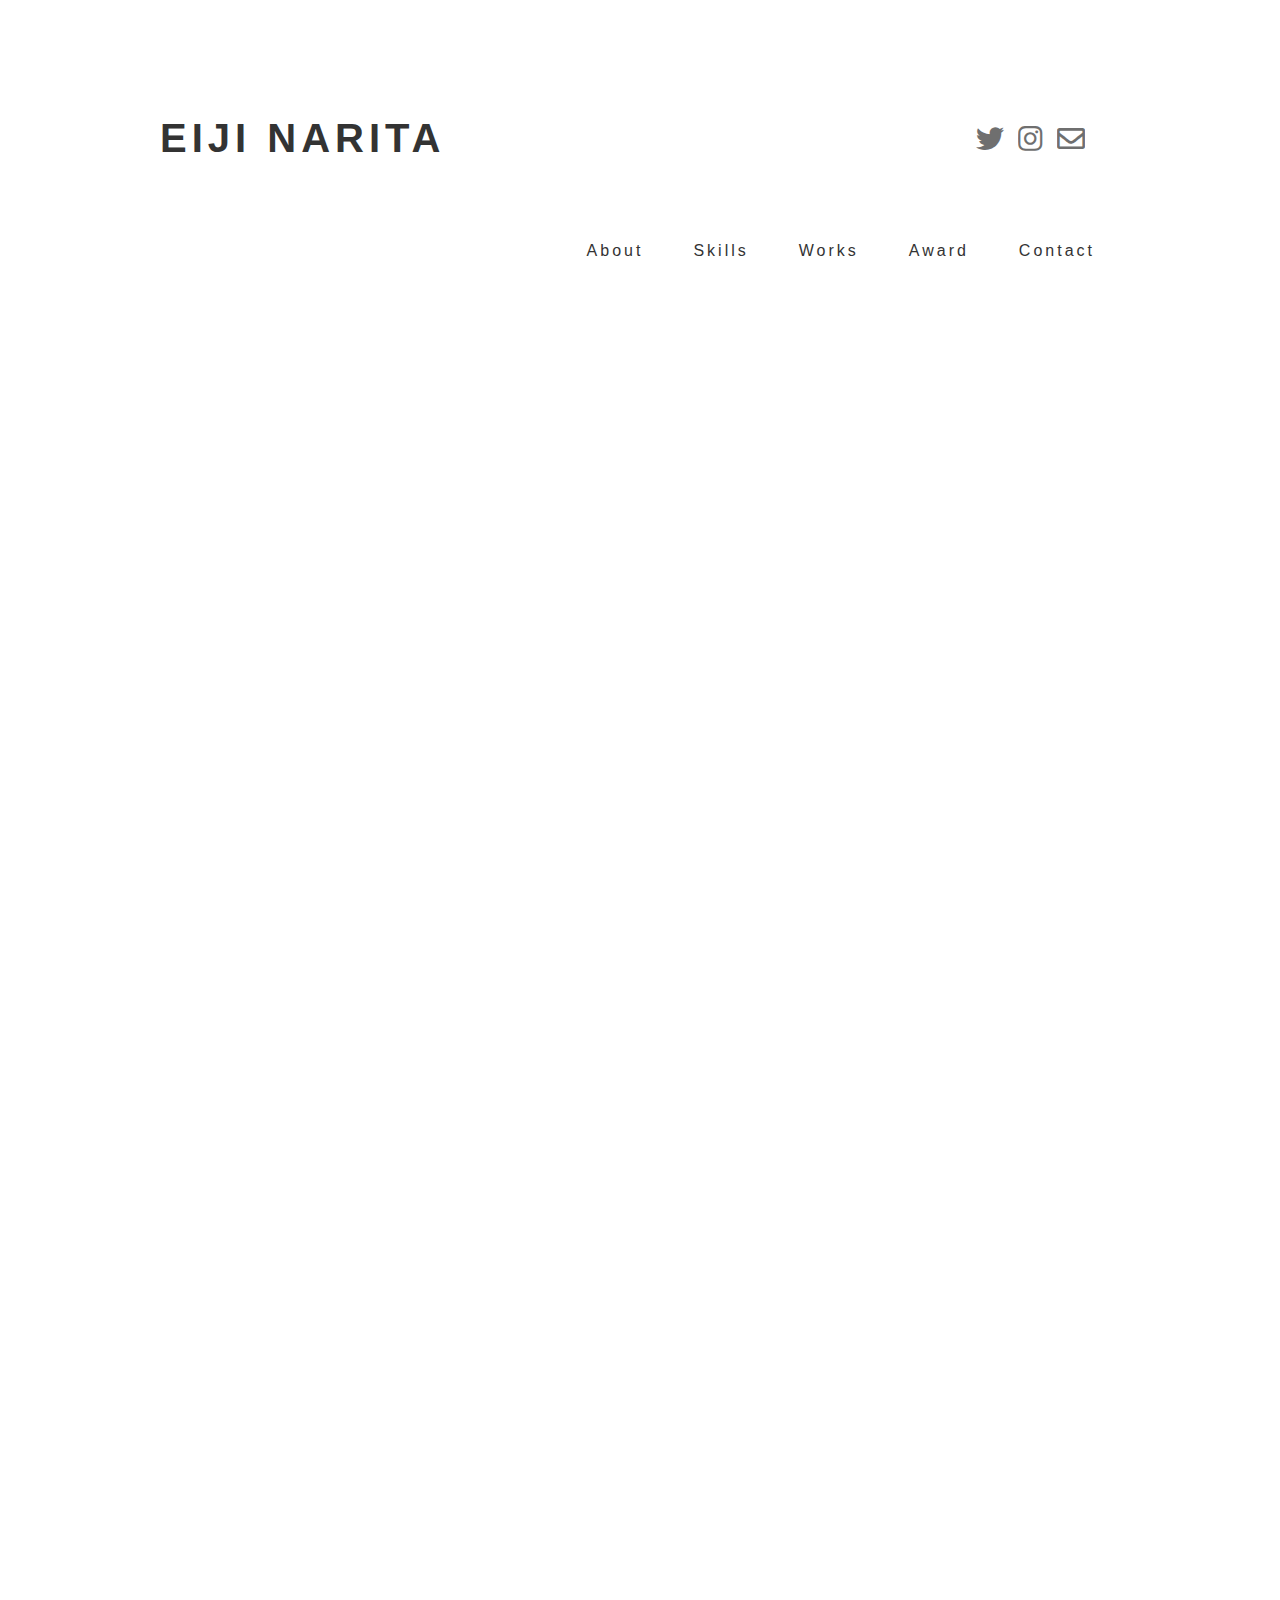
<file: index.html>
<!DOCTYPE html>
<html lang="ja">
<head>
    <meta charset="UTF-8">
    <meta http-equiv="X-UA-Compatible" content="IE=edge">
    <meta name="viewport" content="width=device-width, initial-scale=1.0">
    <link href="https://use.fontawesome.com/releases/v5.6.1/css/all.css" rel="stylesheet">
    <link rel="stylesheet" href="index.css">
    <link rel="stylesheet" href="responsive.css">
    <link rel="stylesheet" href="style.js" >
    <title>portfolio</title>
</head>

<body>
    
    <header>
        <div class="container">
            <div class="header-menu">
                <div class="header-left">
                    <h1>EIJI NARITA</h1>
                    <div class="humburger" id="humburger">
                        <div class="buns"></div>
                        <div class="patty"></div>
                        <div class="buns"></div>
                    </div>
                </div>
                <div class="header-right">
                    <a href="https://twitter.com/eijinarita0529"><i class="fab fa-twitter fa-2x"></i></a>
                    <a href="https://www.instagram.com/qxexe"><i class="fab fa-instagram fa-2x"></i></a>
                    <a href="mailto:eiji.narita@icloud.com"><i class="far fa-envelope fa-2x"></i></a>
                </div>
            </div>
            <div class="nav">
                <ul class="nav-list">
                    <li><a href="#about">About</a></li>
                    <li><a href="#skills">Skills</a></li>
                    <li><a href="#works">Works</a></li>
                    <li><a href="#award">Award</a></li>
                    <li><a href="#contact">Contact</a></li>
                </ul>
            </div>
            <div class="table">
                <table width="100%">
                    <tr>
                        <td><a href="#about">About</a></td>
                        <td><a href="#skills">Skills</a></td>
                    </tr>
                    <tr>
                        <td><a href="#works">Works</a></td>
                        <td><a href="#award">Award</a></td>
                    </tr>
                    <tr>
                        <td><a href="#contact">Contact</a></td>
                    </tr>
                </table>
            </div>
        </div>
    </header>

    <div class="animationTarget">
        <div class="top-wrapper">
            <img class="mainimg" src="img/etop.png">
            <img class="mainimg2" src="img/eimg2.jpg">
        </div>
    </div>

    <div class="animationTarget">
        <div class="about-wrapper">
            <div class="container">
                <h1 class="main-logo" id="about">ABOUT</h1>
                <div class="contents">
                    <div class="myphoto">
                        <img class="my" src="img/eiji-logo.jpg">
                    </div>
                    <div class="about-text">
                        <h1 class="name">成田 英至 narita eiji</h1>
                        <p><a href="https://twitter.com/eijinarita0529"><i class="fab fa-twitter"></i> Twitter: eijinarita0529</a></p>
                        <p><a href="https://www.instagram.com/qxexe"><i class="fab fa-instagram"></i> Instagram: qxexe</a></p>
                        <p><a href="mailto:eiji.narita@icloud.com"><i class="far fa-envelope"></i> E-mail: eiji.narita@icloud.com</a></p>
                        <p><a href="https://www.mode.ac.jp/nagoya"><i class="fas fa-school"></i> 名古屋モード学園/ファッション技術学科</a></p>
                        <p>愛知県出身•21歳の専門学生です。<br>学校ではファッションのデザインからパターンメイキング、縫製、流通までの事を学んでいます。<br>
                        服作りに用いられるアパレルのCAD開発や、EC・WEB制作に興味がありプログラミングの勉強を学業の傍で行っています。</p>
                    </div>
                </div>
            </div>
        </div>
    </div>

    <div class="animationTarget">
        <div class="skill-wrapper">
            <div class="container">
                <h1 class="main-logo" id="skills">SKILLS</h1>
                <div class="contents">
                    <div class="skill-content">
                        <h1>パターンメイキング</h1>
                        <p class="sub">PATTERN MAIKING</p>
                        <i class="fa fa-tshirt fa-5x"></i>
                        <div class="skill-text">平面製図・ドレーピングの二種類を用い、デザインや体型に沿ったパターン制作や、CADを用いたパターン操作を行います。</div>
                    </div>
                    <div class="skill-content">
                        <h1>プログラミング</h1>
                        <p class="sub">PROGRAMING</p>
                        <i class="fa fa-desktop fa-5x"></i>
                        <div class="skill-text">HTML CSS JavaScriptを用いたWEB制作から、簡単なアプリケーション開発まで行います。ブランドに合わせたWEBショップ制作も可能です。</div>
                    </div>
                </div>  
                <div class="contents">
                    <div class="skill-content">
                        <h1>ファッションビジネス</h1>
                        <p class="sub">FASHION BUSINESS</p>
                        <i class="fa fa-chart-line fa-5x"></i>
                        <div class="skill-text">的確な商品構成・ディスプレイ・販売テクニックから計数管理・製品・サンプルの品質・技術管理を行い、情報収集・分析・コンセプトメイキング・企画提案などのプロデュースをします。</div>
                    </div>
                    <div class="skill-content">
                        <h1>デザイン</h1>
                        <p class="sub">DESIGN</p>
                        <i class="fa fa-palette fa-5x"></i>
                        <div class="skill-text">パターンメイキング・縫製の知識を踏まえたファッションデザインから、商品の販促物・ロゴデザイン、WEBサイトのデザインまで行います。</div>
                    </div>
                </div>
            </div>
        </div>
    </div>

    <div class="animationTarget">
        <div class="work-wrapper">
            <div class="container">
                <h1 class="main-logo" id="works">WORKS</h1>
            
                <div class="work-contents">
                    <p>FASHION BUSINESS</p>
                    <img src="img/AM1.jpg">
                    <img src="img/AM2.jpg">
                    <img src="img/AM5.jpg">
                    <img src="img/AM6.jpg">
                    <img src="img/kolor.jpg">
                    <img src="img/kolor2.jpg">
                    <img src="img/kolor3.jpg">
                    <img src="img/post.jpg">
                </div>
            </div>
        </div>
    </div>

    <div class="animationTarget">
        <div class="work-wrapper">
            <div class="container">
                <div class="work-contents">
                    <p>INTERIOR × FASHION BUSINESS</p>
                    <img src="img/C10.jpg">
                    <img src="img/C1.jpg">
                    <img src="img/C2.jpg">
                    <img src="img/C3.jpg">
                    <img src="img/C4.jpg">
                    <img src="img/C5.jpg">
                    <img src="img/C6.jpg">
                    <img src="img/C7.jpg">
                    <img src="img/C8.jpg">
                    <img src="img/C9.jpg">
                </div>
            </div>
        </div>
    </div>
    <div class="animationTarget">
        <div class="work-wrapper">
            <div class="container">
                <div class="work-contents">
                    <p>FASHION TECHNOLOGY</p>
                    <img src="img/genkei.jpg">
                    <img src="img/pants.jpg">
                </div>
            </div>
        </div>

    <div class="animationTarget">
        <div class="work-wrapper">
            <div class="container">
                <div class="work-contents">
                    <p>PROGRAMING</p>
                    <a href="模写1/practice.html"><img src="img/模写1.jpg"></a>
                </div>
            </div>
        </div>
    </div>
            

    <div class="animationTarget">
        <div class="award-wrapper">
            <div class="container">
                <h1 class="main-logo" id="award">AWARD</h1>
                <p>MY AWARDS</p>
            </div>   
            <div class="award-contents">
                <img src="img/ykk.jpg">
                <div class="award-text">
                    <h1>YKK ファスニングアワード2021 入選</h1>
                    <p>"PENDULUM"<br>PENDULUMとは、振り子。振り子の持つ特有の動きに着目し、衣服の接合部分にPERMEX Extra Typeの360°回転する特性を利用した留め具を使い、様々なドレープに変換する。</p>
                    <a id="modalOpen" class="modalOpen">LOOK</a>
                </div>
            </div>
        </div>
    </div>

    <div class="mask" id="mask"></div>
    <div class="modal" id="modal">
        <h1>PENDULUM</h1>
        <div class="mainImage">
            <div id="prevImage" class="prevImage fas fa-chevron-left"></div>
            <div id="nextImage" class="nextImage fas fa-chevron-right"></div>
            <img id="mainImage">
            <div id="currentSlideNumber" class="currentSlideNumber"></div>
        </div> 
        <ul id="imagelist" class="imagelist"></ul>
        <a id="modalClose" class="modalClose"><i class="far fa-window-close fa-2x"></i></a>
    </div>

    <div class="animationTarget">
        <div class="award-wrapper">
            <div class="award-contents">
                <img src="img/remake.jpg">
                <div class="award-text">
                    <h1>制作実技コンテスト<br><銀賞></h1>
                    <p>Catharsisとは「精神の浄化」。<br>
                    そこからインスピレーションを受け、「このブランドの衣服を通して、人の中に眠っている感性や感覚を呼び起こし、開放し、心が浄化されるような感動を。」をコンセプトにしている。</p>
                </div>
            </div>
        </div>
    </div>
    <div class="animationTarget">
        <div class="award-wrapper">
            <div class="award-contents">
                <img src="img/deiei.jpg">
                <div class="award-text">
                    <h1>Tシャツリメイクファッションショー<br><お洒落部門1位></h1>
                    <p>Concept:自己表現<br>
                    自分は日本のアニメが好きであり、その中でも"週刊少年ジャンプ"で連載されていた「電影少女」が好きという事で、日本の伝統である巫女服をモチーフに漫画の切り抜きを服に落とし込む。</p>
                </div>
            </div>
        </div>
    </div>
    

    <div class="animationTarget">
        <div class="contact-wrapper">
            <div class="container">
                <h1 class ="main-logo" id="contact">CONTACT</h1>
                <p>お問い合わせはこちらまでお願いします。</p>
            
            <div class="contact-menu">
                    <a href="https://twitter.com/eijinarita0529"><i class="fab fa-twitter fa-5x"></i></a>
                    <a href="https://www.instagram.com/qxexe"><i class="fab fa-instagram fa-5x"></i></a>
                    <a href="mailto:eiji.narita@icloud.com"><i class="far fa-envelope fa-5x"></i></a>
            </div>
            </div>
        </div>
    </div>

    <footer>
        <div class="nav">
            <ul class="nav-list">
                <li><a href="#about">About</a></li>
                <li><a href="#skills">Skills</a></li>
                <li><a href="#works">Works</a></li>
                <li><a href="#award">Award</a></li>
                <li><a href="#contact">Contact</a></li>
            </ul>
        </div>
    </footer>

    <script src="style.js"></script>
</body>
</html>
</file>
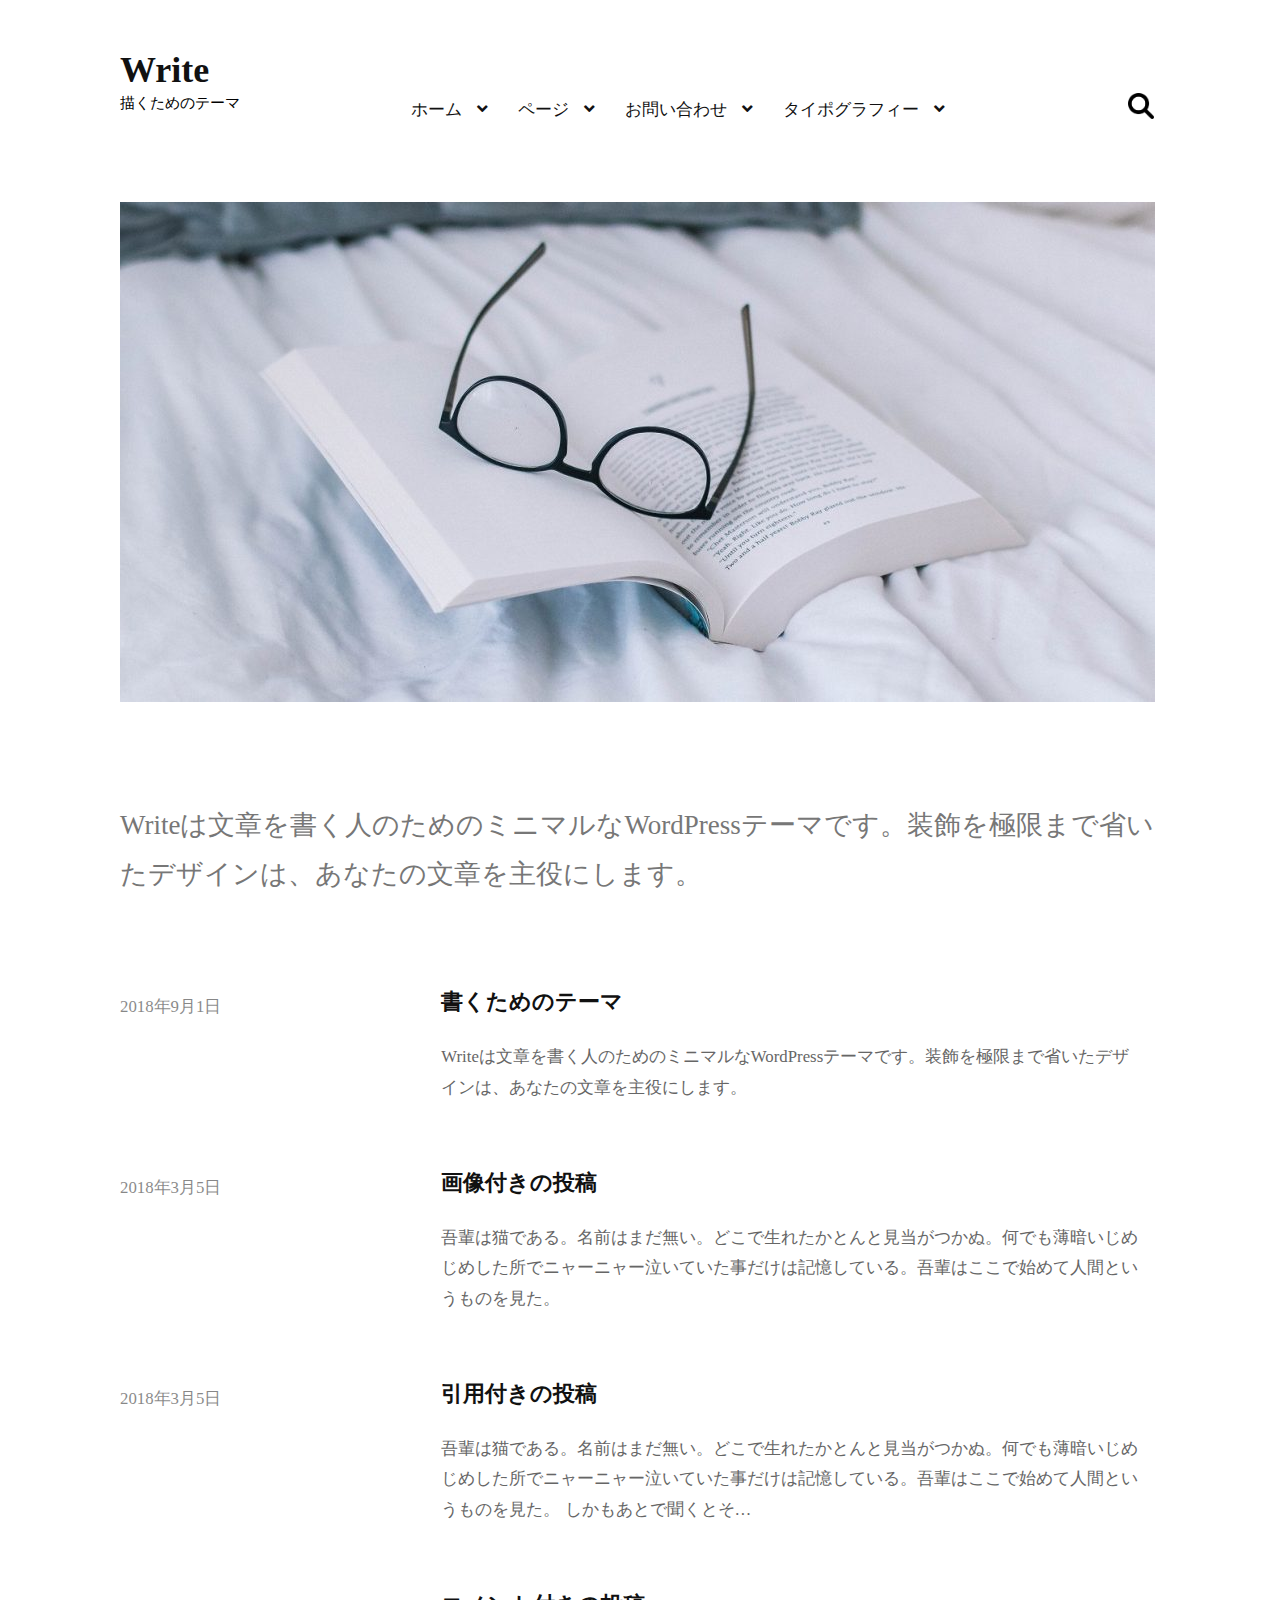
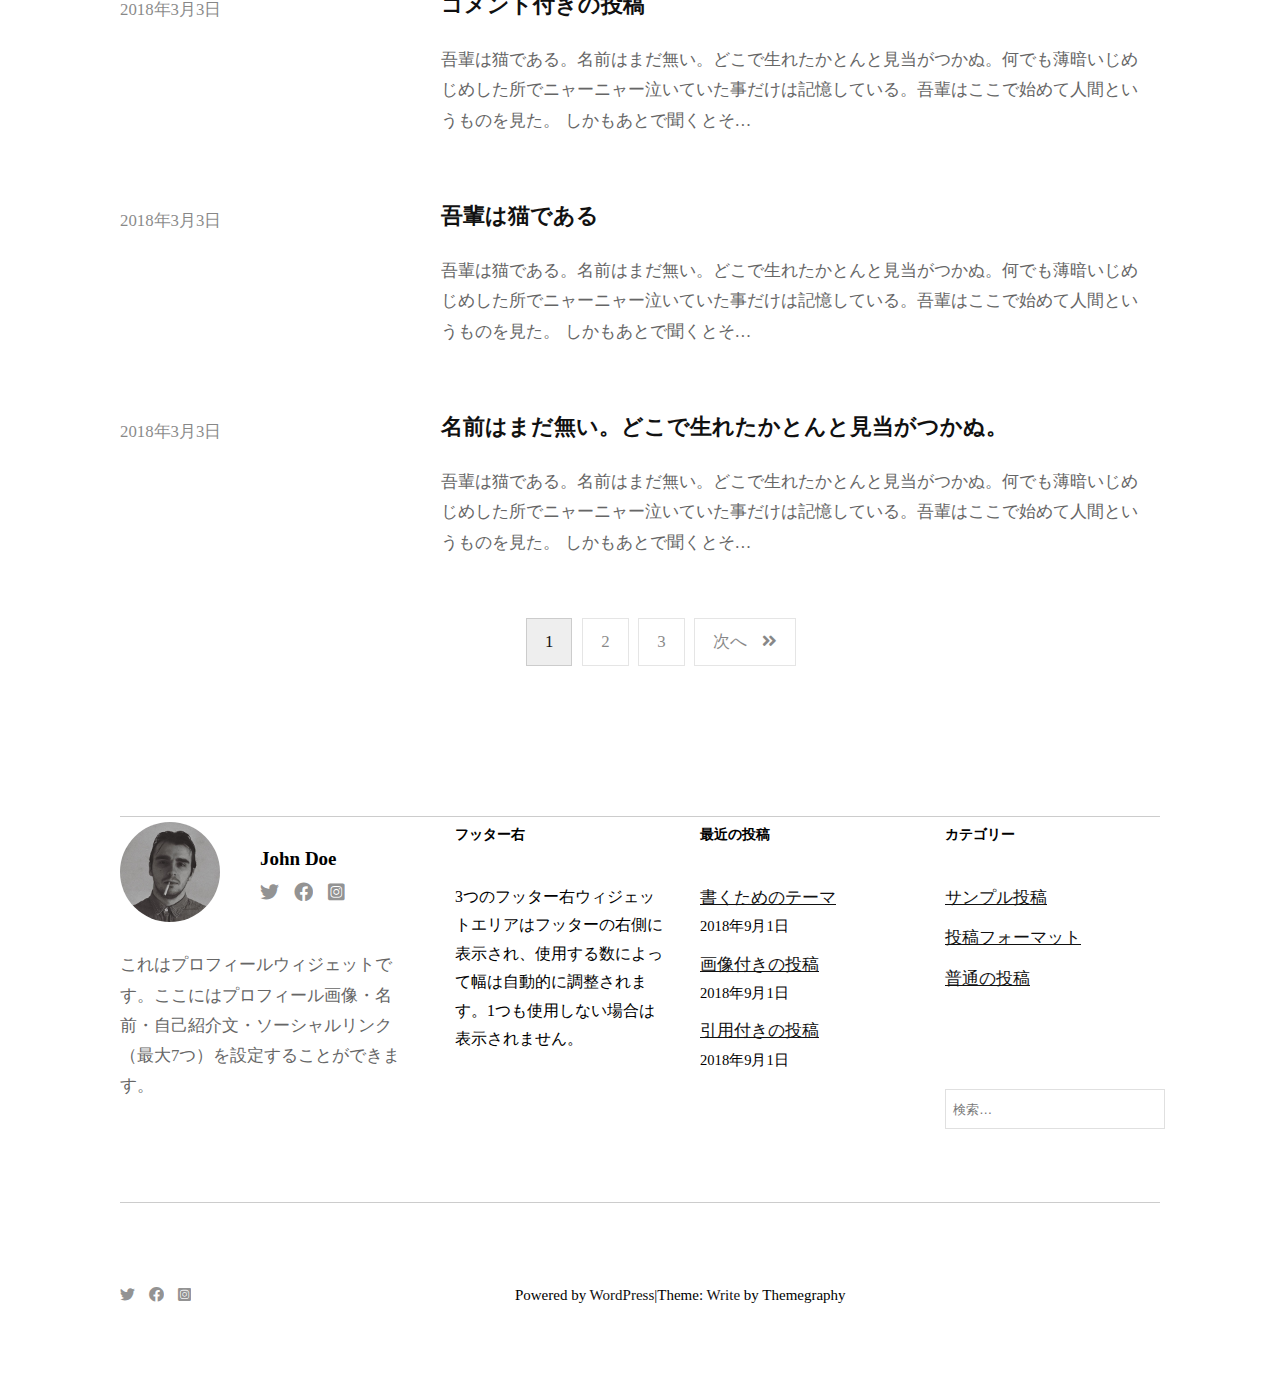
<file: 模写1/practice.html>
<!DOCTYPE html>
<html lang="ja">
<head>
    <meta charset="UTF-8">
    <meta http-equiv="X-UA-Compatible" content="IE=edge">
    <meta name="viewport" content="width=device-width, initial-scale=1.0">
    <title>practice</title>
    <link rel="stylesheet" href="practice.css">
    <link href="https://use.fontawesome.com/releases/v5.15.1/css/all.css" rel="stylesheet">

</head>
<body>
    <header>
        <div class ="container">
            <div class = "header-left">
                <h1><a href="#">Write</a></h1>
                <p>描くためのテーマ</p>
            </div>
            <div class = "header-right">
                <div class="header-nav">
                    <ul class ="gnav">
                        <li><a href="#">ホーム<span class = "fas fa-angle-down"></a>
                            <ul>
                                <li><a href= "#">→カスタマイズ</a></li>
                            </ul>
                        </li> 

                        <li><a href="#">ページ<span class = "fas fa-angle-down"></a>
                            <ul>
                                <li><a href= "#">アイキャッチ画像無しのページ</a></li>
                                <li><a href = "#">ページ(全幅テンプレート)</a></li>
                            </ul>
                        </li>

                        <li><a href="#">お問い合わせ<span class = "fas fa-angle-down"></a></li>
                        <li><a href="#">タイポグラフィー<span class = "fas fa-angle-down"></a></li>
                    </ul>
                    <div class = "search-wrapper">
                        <form action ="#">
                            <input class = "search" name = "q" type="text" placeholder="検索…" >
                        </form>
                    </div>
                </div>
            </div>
        </div>
    </header>

    <div class ="top-wrapper">
        <div class="container">
            <img src="cropped-nicole-honeywill-730102-unsplash.jpg">
            <p>Writeは文章を書く人のためのミニマルなWordPressテーマです。装飾を極限まで省いたデザインは、あなたの文章を主役にします。</p>
        </div>
    </div>

    <div class ="main-wrapper">
        <div class="container">
            <div class ="text-box">
                <div class ="date">
                    <p><a href="#">2018年9月1日</a></p>
                </div>
                <div class="text-area">
                    <h1 class  ="text-heading"><a href="#">書くためのテーマ</a></h1>
                    <p class="text">Writeは文章を書く人のためのミニマルなWordPressテーマです。装飾を極限まで省いたデザインは、あなたの文章を主役にします。</p>
                </div>
            </div>
            <div class ="text-box">
                <div class ="date">
                    <p><a href="#">2018年3月5日</a></p>
                </div>
                <div class="text-area">
                    <h1 class  ="text-heading"><a href="#">画像付きの投稿</a></h1>
                    <p class="text">吾輩は猫である。名前はまだ無い。どこで生れたかとんと見当がつかぬ。何でも薄暗いじめじめした所でニャーニャー泣いていた事だけは記憶している。吾輩はここで始めて人間というものを見た。</p>
                </div>
            </div>
            <div class ="text-box">
                <div class ="date">
                    <p><a href="#">2018年3月5日</a></p>
                </div>
                <div class="text-area">
                    <h1 class  ="text-heading"><a href="#">引用付きの投稿</a></h1>
                    <p class="text">吾輩は猫である。名前はまだ無い。どこで生れたかとんと見当がつかぬ。何でも薄暗いじめじめした所でニャーニャー泣いていた事だけは記憶している。吾輩はここで始めて人間というものを見た。 しかもあとで聞くとそ…</p>
                </div>
            </div>
            <div class ="text-box">
                <div class ="date">
                    <p><a href="#">2018年3月3日</a></p>
                </div>
                <div class="text-area">
                    <h1 class  ="text-heading"><a href="#">コメント付きの投稿</a></h1>
                    <p class="text">吾輩は猫である。名前はまだ無い。どこで生れたかとんと見当がつかぬ。何でも薄暗いじめじめした所でニャーニャー泣いていた事だけは記憶している。吾輩はここで始めて人間というものを見た。 しかもあとで聞くとそ…</p>
                </div>
            </div>
            <div class ="text-box">
                <div class ="date">
                    <p><a href="#">2018年3月3日</a></p>
                </div>
                <div class="text-area">
                    <h1 class  ="text-heading"><a href="#">吾輩は猫である</a></h1>
                    <p class="text">吾輩は猫である。名前はまだ無い。どこで生れたかとんと見当がつかぬ。何でも薄暗いじめじめした所でニャーニャー泣いていた事だけは記憶している。吾輩はここで始めて人間というものを見た。 しかもあとで聞くとそ…</p>
                </div>
            </div>
            <div class ="text-box">
                <div class ="date">
                    <p><a href="#">2018年3月3日</a></p>
                </div>
                <div class="text-area">
                    <h1 class  ="text-heading"><a href="#">名前はまだ無い。どこで生れたかとんと見当がつかぬ。</a></h1>
                    <p class="text">吾輩は猫である。名前はまだ無い。どこで生れたかとんと見当がつかぬ。何でも薄暗いじめじめした所でニャーニャー泣いていた事だけは記憶している。吾輩はここで始めて人間というものを見た。 しかもあとで聞くとそ…</p>
                </div>
            </div>
            
            <ul class="page-list">
                <li class = "this"><a href="#">1</a></li>
                <li><a href="#">2</a></li>
                <li><a href="#">3</a></li>
                <li><a href="#">次へ<span class="fas fa-angle-double-right"></span></a></li>
            </ul>
        </div>
    </div>


    <div class = "profile-wrapper">
        <div class="container">
            <div class ="profile">
                <img class = "photo" src="profile-m.png">
                <div class ="profile-heading">
                    <h1>John Doe</h1>
                    <a href="#"><i class="fab fa-twitter"></i></a>
                    <a href="#"><i class="fab fa-facebook"></i></a>
                    <a href="#"><i class="fab fa-instagram-square"></i></a>
                </div>
                <div class ="profile-text">
                    <p>これはプロフィールウィジェットです。ここにはプロフィール画像・名前・自己紹介文・ソーシャルリンク（最大7つ）を設定することができます。</p>
                </div>
            </div>

            <div class ="sub-menu">
                <div class="sub">
                    <h2 class="sub-heading">フッター右</h2>
                    <p class="sub-text">3つのフッター右ウィジェットエリアはフッターの右側に表示され、使用する数によって幅は自動的に調整されます。1つも使用しない場合は表示されません。</p>
                </div>
                <div class="sub">
                    <h2 class="sub-heading">最近の投稿</h2>
                    <ul class="sub1">
                        <li><a href="#">書くためのテーマ</a></li>
                        <p>2018年9月1日</p>
                        <li><a href="#">画像付きの投稿</a></li>
                        <p>2018年9月1日</p>
                        <li><a href="#">引用付きの投稿</a></li>
                        <p>2018年9月1日</p>
                    </ul>
                </div>

                <div class="sub">
                    <h2 class="sub-heading">カテゴリー</h2>
                    <ul class="sub2">
                        <li><a href="#">サンプル投稿</a></li>
                        <li><a href="#">投稿フォーマット</a></li>
                        <li><a href="#">普通の投稿</a></li>
                    </ul>
                    <input class="sub-input" type="search" placeholder="検索…">
                </div>
            </div>
        </div>
    </div>

    <footer>
        <div class="container">
            <div class="footer-icon">
                <a href="#"><i class="fab fa-twitter"></i></a>
                <a href="#"><i class="fab fa-facebook"></i></a>
                <a href="#"><i class="fab fa-instagram-square"></i></a>
            </div>
        <div class="footer-logo">
            <p>Powered by <span><a href="#">WordPress</a></span>|Theme: <span><a href="#">Write</a></span> by Themegraphy</p>
        </div>
    </footer>
</body>
</html>
</file>
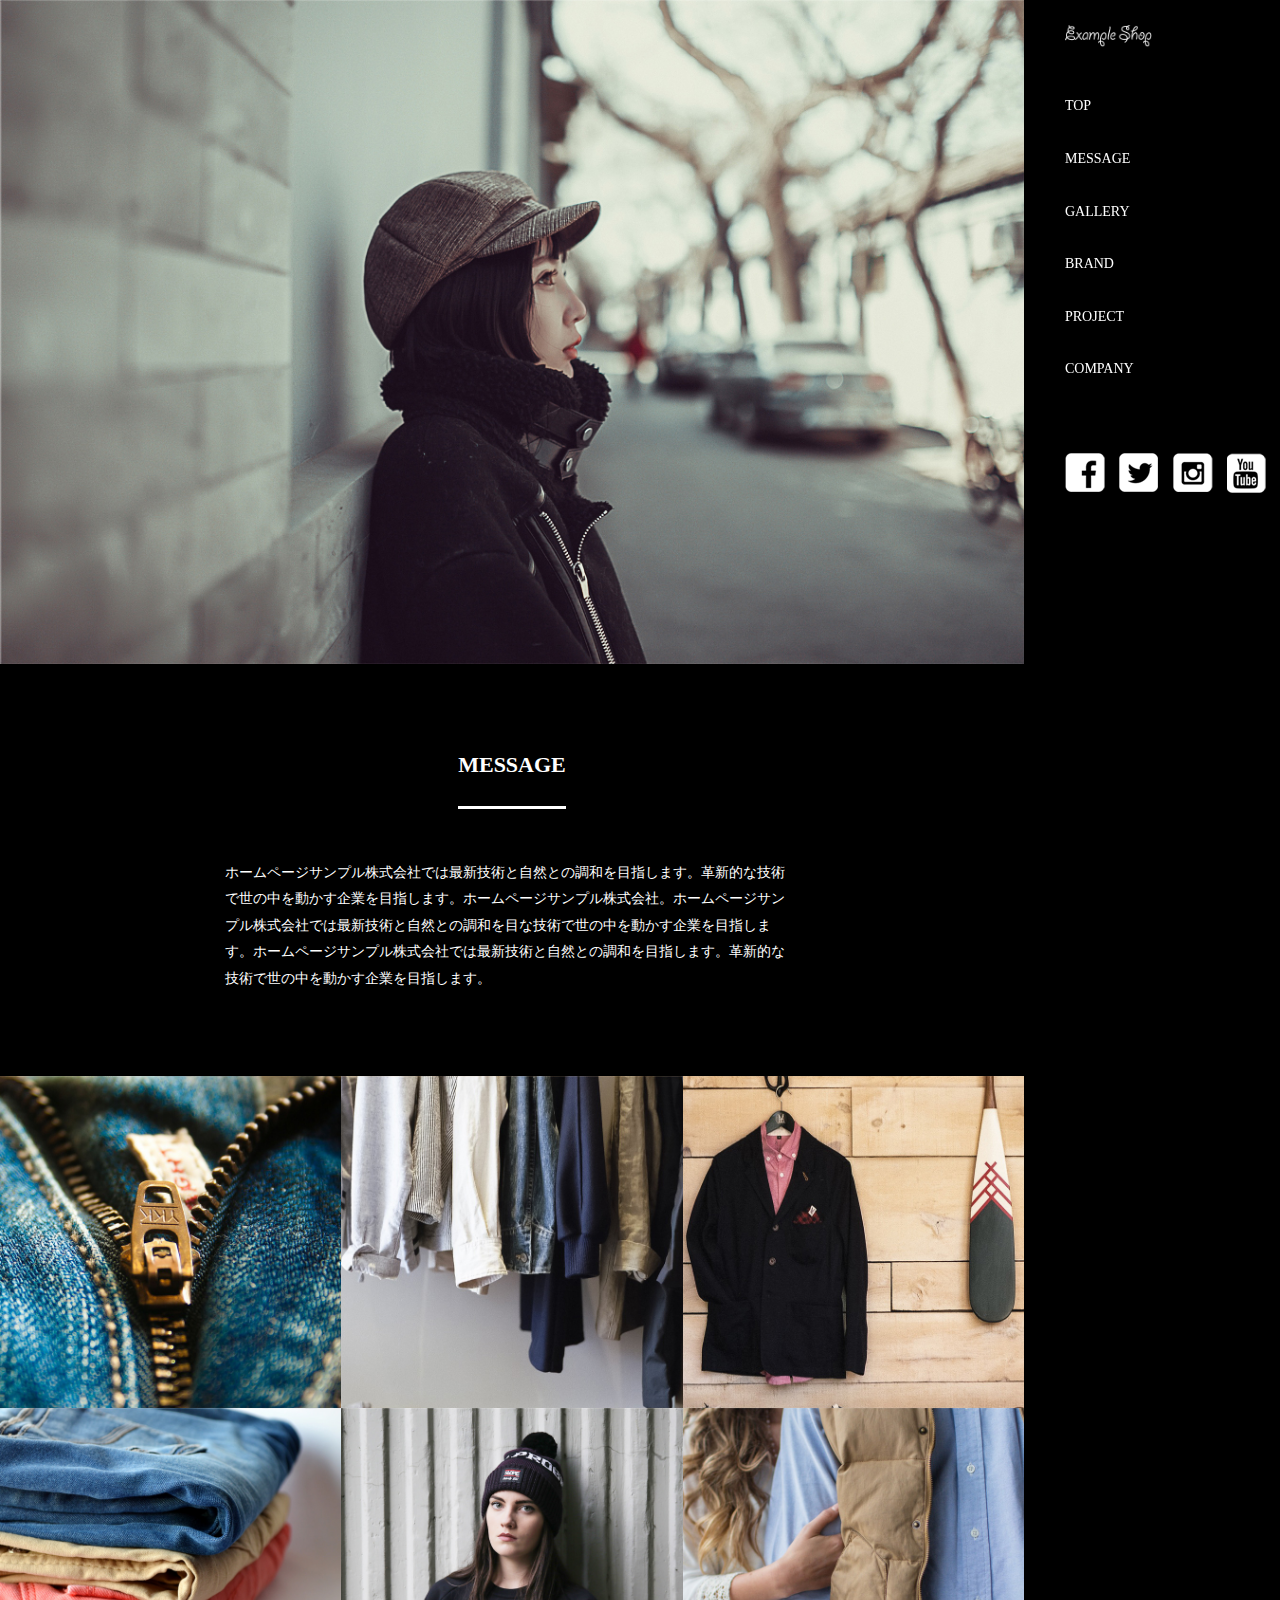
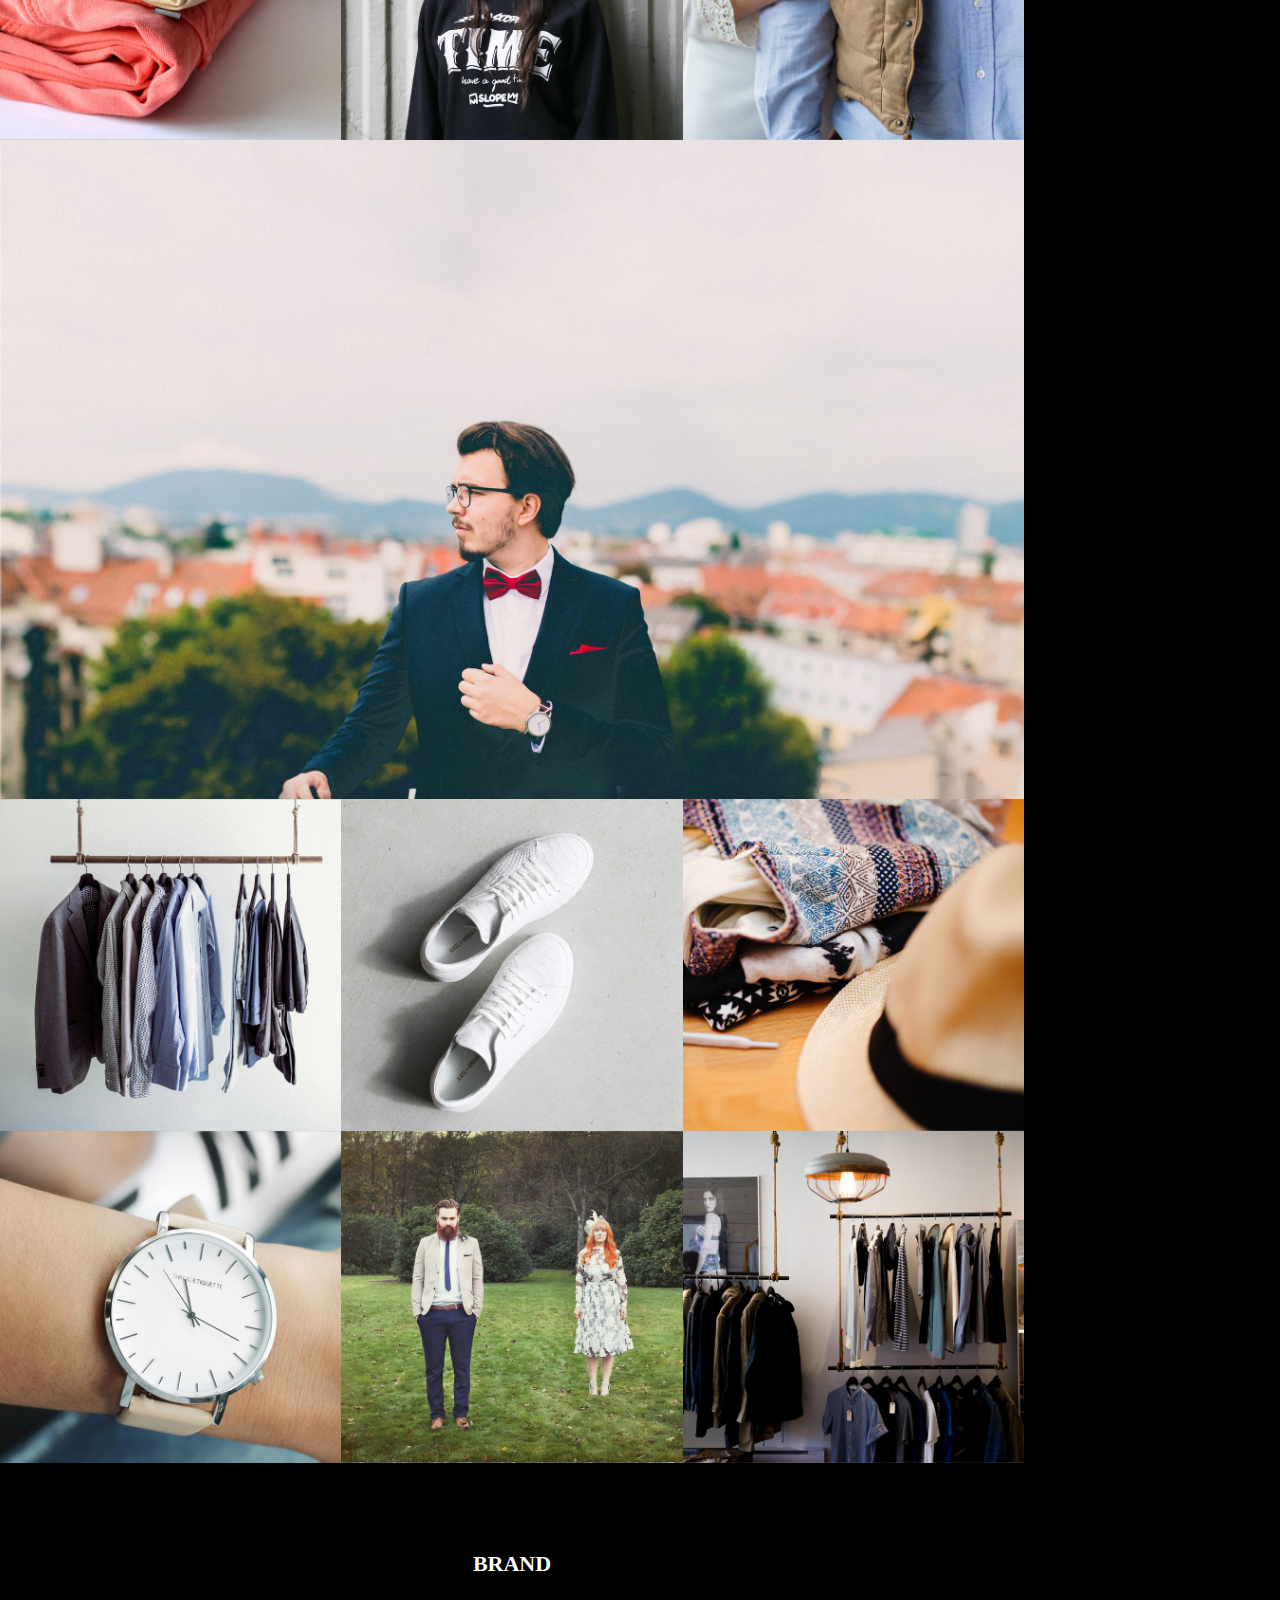
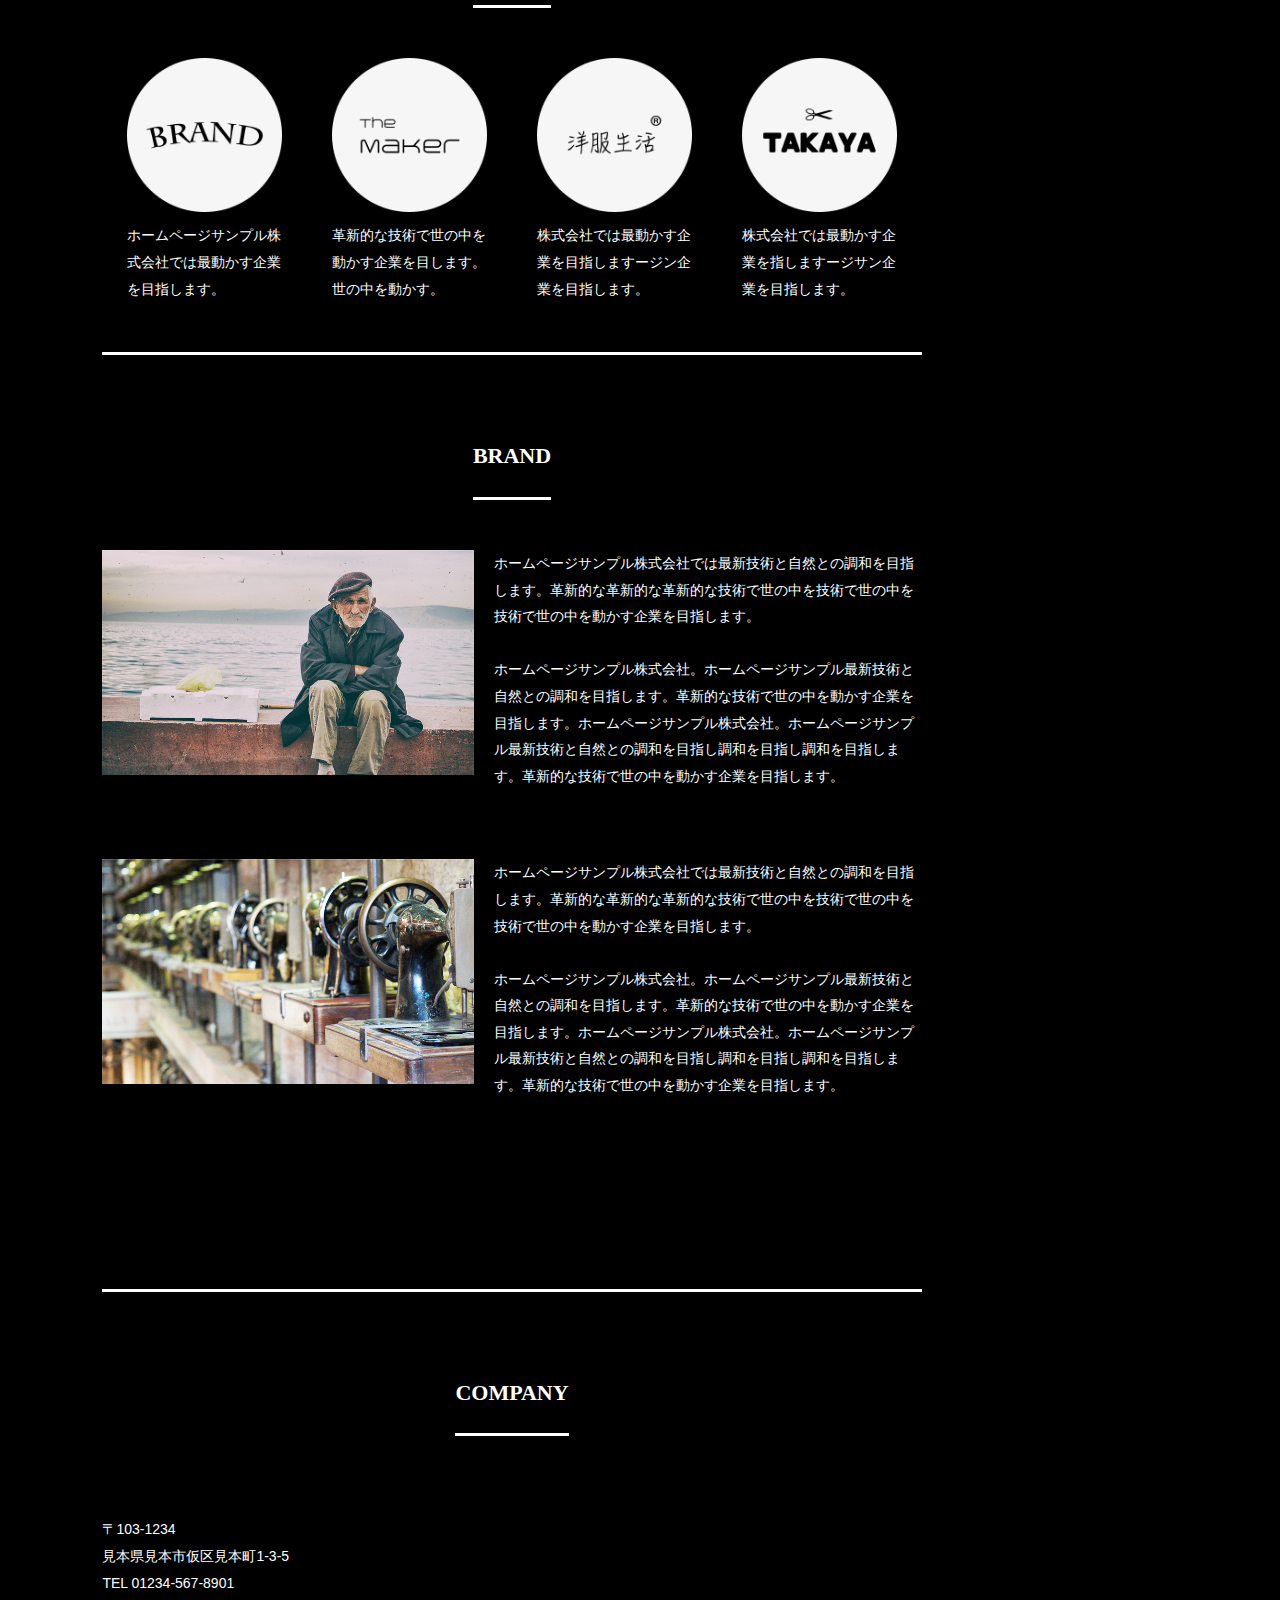
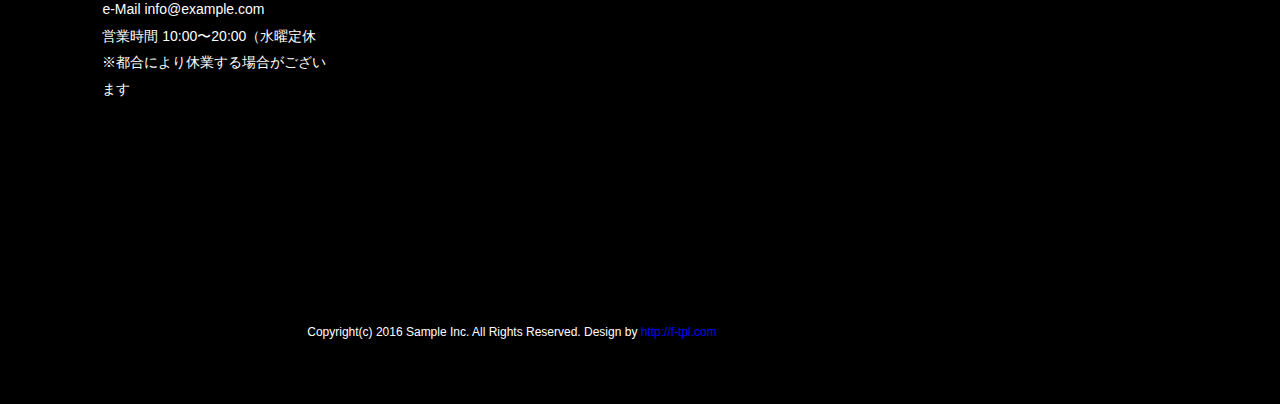
<file: 模写2/practice-a.html>
<!DOCTYPE html>
<html lang="ja">
<head>
    <meta charset="UTF-8">
    <meta http-equiv="X-UA-Compatible" content="IE=edge">
    <meta name="viewport" content="width=device-width, initial-scale=1.0">
    <title>practice-a</title>
    <link href="https://use.fontawesome.com/releases/v5.6.1/css/all.css" rel="stylesheet">
    <link rel="stylesheet" href="practice-a.css">
    <link rel="stylesheet" href="responsive.css">
</head>
<body>
    <header>
        <div class="header-cover">
            <img src="logo.png">
            <i class="fas fa-bars fa-lg"></i>
        </div>
        
        <input type="checkbox" class="drower-btn"> 
        <div class="header-nav">
            <ul class="header-menu">
                <li><a href="#"><i class="fas fa-chevron-right"></i>TOP</a></li>
                <li><a href="#"><i class="fas fa-chevron-right"></i>MESSAGE</a></li>
                <li><a href="#"><i class="fas fa-chevron-right"></i>GALLERY</a></li>
                <li><a href="#"><i class="fas fa-chevron-right"></i>BRAND</a></li>
                <li><a href="#"><i class="fas fa-chevron-right"></i>PROJECT</a></li>
                <li><a href="#"><i class="fas fa-chevron-right"></i>CONPANY</a></li>
            </ul>
            <div class="header-icons">
                <a href="#"><i class="fab fa-instagram"></i></a>
                <a href="#"><i class="fab fa-twitter"></i></a>
                <a href="#"><i class="fab fa-youtube"></i></a>
                <a href="#"><i class="fab fa-facebook"></i></a>
            </div>
        </div>
    </header>
    <div class="wrapper">
        <div class="sidebar">
            <div class="side-contents">
                 <img class="side-logo" src="logo.png">
                <ul class="side-menu">
                    <li><a href="#">TOP</a></li>
                    <li><a href="#">MESSAGE</a></li>
                    <li><a href="#">GALLERY</a></li>
                    <li><a href="#">BRAND</a></li>
                    <li><a href="#">PROJECT<a></li>
                    <li><a href="#">COMPANY</a></li>
                </ul>
                <div class="side-icons">
                    <a href="#"><img src="iconFb.png"></a>
                    <a href="#"><img src="iconTw.png"></a>
                    <a href="#"><img src="iconInsta.png"></a>
                    <a href="#"><img src="iconYouTube.png"></a>
            </div>
        </div>

    </div>

    <div class="contents">
        <img class="top-image" src="mainImg.jpg">

        <div class="message-wrapper">
            <h1 class="heading">MESSAGE</h1>
            <div class="textarea">
                <p>ホームページサンプル株式会社では最新技術と自然との調和を目指します。革新的な技術で世の中を動かす企業を目指します。ホームページサンプル株式会社。ホームページサンプル株式会社では最新技術と自然との調和を目な技術で世の中を動かす企業を目指します。ホームページサンプル株式会社では最新技術と自然との調和を目指します。革新的な技術で世の中を動かす企業を目指します。</p>
            </div>
        </div>

        <div class="photo-wrapper">
            <img src="photo01.jpg"><img src="photo02.jpg"><img src="photo03.jpg">
            <img src="photo04.jpg"><img src="photo05.jpg"><img src="photo06.jpg">
            <span><img class ="big-photo" src="photo07.jpg"></span>
            <img src="photo08.jpg"><img src="photo09.jpg"><img src="photo10.jpg">
            <img src="photo11.jpg"><img src="photo12.jpg"><img src="photo13.jpg">
        </div>

        <div class="brand-wrapper">
            <h1 class="heading">BRAND</h1>
            <div class="brand-contents">
                <div class="contents-item">
                    <img src="logo01.png">
                    <p>ホームページサンプル株式会社では最動かす企業を目指します。</p>
                </div>
                <div class="contents-item">
                    <img src="logo02.png">
                    <p>革新的な技術で世の中を動かす企業を目します。世の中を動かす。</p>
                </div>
                <div class="contents-item">
                    <img src="logo03.png">
                    <p>株式会社では最動かす企業を目指しますージン企業を目指します。</p>
                </div>
                <div class="contents-item">
                    <img src="logo04.png">
                    <p>株式会社では最動かす企業を指しますージサン企業を目指します。</p>
                </div>
            </div>
        </div>

        <div class="project-wrapper">
            <h1 class="heading">BRAND</h1>
            <div class="project-contents">
                <div class="project-item">
                    <img src="photo14.jpg">
                    <p>ホームページサンプル株式会社では最新技術と自然との調和を目指します。革新的な革新的な革新的な技術で世の中を技術で世の中を技術で世の中を動かす企業を目指します。<br><br>

                        ホームページサンプル株式会社。ホームページサンプル最新技術と自然との調和を目指します。革新的な技術で世の中を動かす企業を目指します。ホームページサンプル株式会社。ホームページサンプル最新技術と自然との調和を目指し調和を目指し調和を目指します。革新的な技術で世の中を動かす企業を目指します。</p>
                </div>
                <div class="project-item">
                    <img src="photo15.jpg">
                    <p>ホームページサンプル株式会社では最新技術と自然との調和を目指します。革新的な革新的な革新的な技術で世の中を技術で世の中を技術で世の中を動かす企業を目指します。<br><br>

                        ホームページサンプル株式会社。ホームページサンプル最新技術と自然との調和を目指します。革新的な技術で世の中を動かす企業を目指します。ホームページサンプル株式会社。ホームページサンプル最新技術と自然との調和を目指し調和を目指し調和を目指します。革新的な技術で世の中を動かす企業を目指します。</p>
                </div>
            </div>
        </div>

        <div class="company-wrapper">
            <h1 class="heading">COMPANY</h1>
            <div class="company-contents">
                <p class="address">〒103-1234<br>
                    見本県見本市仮区見本町1-3-5<br>
                    TEL 01234-567-8901<br>
                    e-Mail info@example.com<br>
                    営業時間 10:00〜20:00（水曜定休<br>
                    ※都合により休業する場合がございます<br>
                </p>

                <div class="ggmap">
                    <iframe src ="https://www.google.com/maps/embed?pb=!1m14!1m8!1m3!1d6397.187583750215!2d136.931998!3d36.708298!3m2!1i1024!2i768!4f13.1!3m3!1m2!1s0x0%3A0x2ade3e8e4c2801b8!2z56aP5bKh6aeF!5e0!3m2!1sja!2sus!4v1616228770644!5m2!1sja!2sus" style="border:0;" allowfullscreen="" loading="lazy"></iframe>
                </div> 
            </div>
        </div>
    </div>
    
    <footer>
        <p>Copyright(c) 2016 Sample Inc. All Rights Reserved. Design by <a href="http://f-tpl.com">http://f-tpl.com</a></p>
    </footer>

</body>
</html>
</file>
<file: responsive.css>
@media(max-width:780px) {
    .container{
        position: relative;
        width: 100%;
        /*background-color: green;*/
    }
    .header-left h1{
        font-size: 20px;
        letter-spacing: 5px;
        padding-left: 10px;
    }
    header {
        padding-top: 10px;
        z-index: 10;
    }
    .header-menu {
        height: 50px;
    }
    .header-right {
        padding-top: 5px;
        padding-right: 5px;
    }
    .table {
        width: 100%;
        position:absolute;
        transform: translateY(-200%);
        transition: 1s;
    }
    .table td {
        background-color: white;
        border:solid 1px #cccccc;
        text-align: center;
        padding:10px 0;
        width: 50%;
    }
    .table a {
        letter-spacing: 2px;
        display: block;
    }
    .nav-list {
        display: none;
    }
    .mainimg {
        display: none;
    }
    .mainimg2 {
        width: 100%;
    }
    .top-wrapper {
        text-align: center;
        padding-top: 10px;
    }
    .contents {
        display: block;
    }
    .about-text {
        padding-left: 0px;
        width: 90%;
        margin: 0 auto;
        text-align: center;
    }
    .skill-content {
        width: 100%;
        padding-top: 10%;
    }
    .work-contents img {
        width: 80%;
    }
    .award-contents {
        display: block;
    }
    .award-text {
        margin-top: 5px;
    }
    .award-contents img {
        width: 100%;
    }
    .myphoto {
        /*background-color: brown;*/
        margin: 0 auto;
        padding-bottom: 30px;
    }
    .my{
        width: 100%;
    }
    .container {
        width: 100%;
        margin: 0 auto;
    }
    .humburger {
        display: block;
        margin-left: 190px;
        margin-top: -33px;
        cursor: pointer;
    }
    .humburger:hover {
        opacity: .7;
    }
    .buns,.patty {
        width: 25px;
        height: 2px;
        background-color: gray;
        margin: 5px;
    }
    .table.active {
        transform: translateY(0%);
        transition: 0.5s;
    }
    .mainImage {
        max-width: 200px;
    }
}

@media(min-width:780px) {
    .table {
        display: none;
    }
    .mainimg2 {
        display: none;
    }
}
</file>
<file: 模写2/responsive.css>
@media (max-width:780px ){
    .sidebar {
        display: none;
    }

    .contents {
        width: 100%;
    }
}

@media (min-width:780px) {
    header {
        display: none;
    }
}
</file>
<file: index.css>
/*
html5doctor.com Reset Stylesheet
v1.6.1
Last Updated: 2010-09-17
Author: Richard Clark - http://richclarkdesign.com
Twitter: @rich_clark
*/

html, body, div, span, object, iframe,
h1, h2, h3, h4, h5, h6, p, blockquote, pre,
abbr, address, cite, code,
del, dfn, em, img, ins, kbd, q, samp,
small, strong, sub, sup, var,
b, i,
dl, dt, dd, ol, ul, li,
fieldset, form, label, legend,
table, caption, tbody, tfoot, thead, tr, th, td,
article, aside, canvas, details, figcaption, figure,
footer, header, hgroup, menu, nav, section, summary,
time, mark, audio, video {
    margin:0;
    padding:0;
    border:0;
    outline:0;
    font-size:100%;
    vertical-align:baseline;
    background:transparent;
}

body {
    line-height:1;
}

article,aside,details,figcaption,figure,
footer,header,hgroup,menu,nav,section {
    display:block;
}

nav ul {
    list-style:none;
}

blockquote, q {
    quotes:none;
}

blockquote:before, blockquote:after,
q:before, q:after {
    content:'';
    content:none;
}

a {
    margin:0;
    padding:0;
    font-size:100%;
    vertical-align:baseline;
    background:transparent;
}

/* change colours to suit your needs */
ins {
    background-color:#ff9;
    color:#000;
    text-decoration:none;
}

/* change colours to suit your needs */
mark {
    background-color:#ff9;
    color:#000;
    font-style:italic;
    font-weight:bold;
}

del {
    text-decoration: line-through;
}

abbr[title], dfn[title] {
    border-bottom:1px dotted;
    cursor:help;
}

table {
    border-collapse:collapse;
    border-spacing:0;
}

/* change border colour to suit your needs */
hr {
    display:block;
    height:1px;
    border:0;  
    border-top:1px solid #cccccc;
    margin:1em 0;
    padding:0;
}

input, select {
    vertical-align:middle;
}

/*----------------------------------------------*/


body {
    font-family: Arial, Helvetica, sans-serif;
    font-size: 14px;
    color: #333;
    line-height: 1.9;
    text-align: left;
}

a {
    text-decoration: none;
    color: #333333;
}

ul {
    list-style:none;
}

.container {
    /*background-color: pink;*/
    margin: 0 auto;
    width: 75%;
}

header {
    padding-top: 100px;
    /*background-color: powderblue;*/
}

.header-left h1{
    font-size: 40px;
    letter-spacing: 5px;
}

.header-menu {
    display: flex;
}

.header-right {
    /*background-color: seagreen;*/
    margin-left :auto;
    padding:25px 30px 0 0 ;
}

.header-right .fab {
    padding:0 5px;
    opacity: 0.7;
}

.header-right .far {
    padding:0 5px;
    opacity: 0.7;
}

.header-right .fab:hover{
    opacity: 1;
}

.header-right .far:hover{
    opacity: 1;
}

.nav-list {
    display: flex;
    justify-content: flex-end;
    padding-top: 60px;
}

.nav-list li {
    font-size: 16px; 
    padding: 0 25px;
    letter-spacing: 3px;
}

.nav-list li:hover{
    text-decoration: underline;
}

.mainimg{
    width: 100%;
    padding-top: 40px;
}

.myphoto {
    /*background-color: blueviolet;*/
    width: 300px;
    height: 300px;
    margin-left: 10%;
}

.my  {
    width:250px;
    border-radius: 50%;
}

.main-logo {
    font-size: 50px;
    text-align: center;
    letter-spacing: 10px;
    font-weight: 100;
    padding: 100px 0 60px 0;
}

.contents {
    display: flex;
    margin-bottom: 30px;
}

.about-text {
    font-size: 18px;
    margin-left: 10%;
    margin-right: 10%;
}

.about-text a:hover{
    opacity: .7;
}

.skill-content {
    /*background-color: tan;*/
    width: 50%;
    text-align: center;
}

.skill-content h1 {
    font-size: 20px;
}

.skill-text{
    text-align: center;
    width: 80%;
    margin: 0 auto;
    font-size: 16px;
}

.skill-content i {
    padding: 30px 0 40px 0;
}

.sub {
    opacity: 0.6;
}

.work-wrapper {
    text-align: center;
    font-size: 20px;
    /*background-color: darkgreen;*/
}

.work-contents img {
    width: 45%;
    height: 100%;
}

.work-contents p {
    font-size: 30px;
    margin-top: 10%;
    margin-bottom: 5%;
}

.award-wrapper {
    text-align: center;
    font-size: 20px;
    /*background-color: darkblue;*/
    margin: 0 auto;
    width: 75%;
}

.award-contents {
    display: flex;
    margin-top: 30px;
}

.award-contents img {
    width: 45%;
    margin-right: 10%;
}

.award-text {
    text-align: center;
    margin-top: 15%;
}

.contact-wrapper p {
    text-align: center;
    font-size:20px;
}

.contact-menu {
    text-align: center;
    padding-top:50px;
}

.contact-menu .fab {
    padding: 0 4%;
    opacity: 0.7;
}

.contact-menu .far {
    padding: 0 4%;
    opacity: 0.7;
}

.contact-menu .fab:hover {
    opacity: 1;
}

.contact-menu .far:hover {
    opacity: 1;
}

footer {
    padding-top: 150px;
}

footer .nav-list{
    justify-content: flex-start;
    padding: 0 0 80px 20px;
}

.modal {
    background-color:whitesmoke;
    position: fixed;
    top: 50%;
    left: 50%;
    transform: translate(-50%,-50%) scale(.9);
    min-width: 80%;
    max-height: 90vh;
    overflow:auto;
    text-align: center;
    border-radius: 5px;
    z-index: 2;
    opacity: 0;
    visibility: hidden;
    transition: 0.3s;
}

.modal h1 {
    font-size: 30px;
}

.mask {
    position: fixed;
    top: 0;
    left: 0;
    width: 100%;
    height: 100%;
    background-color: #000;
    opacity: 0.7;
    z-index: 1;
    opacity: 0;
    visibility: hidden;
    transition: 0.3s;
}

.modalOpen {
    font-size: 30px;
    color:#333333;
    cursor: pointer;
    margin-top: 10px;
    border-bottom:2px solid #333333; /*下線の太さと色*/
    padding-bottom:2px;/*テキストから下線までの間隔*/
}

.modalOpen:hover {
    opacity: 0.7;
    cursor: pointer;
}

.modalClose {
    color:#000;
    display: block;
    cursor: pointer;
    margin-top: 10px;
    text-decoration:underline;
}

.modal.active {
    opacity: 1;
    visibility: visible;
    transform:translate(-50%,-50%) scale(1);
}

.mask.active {
    opacity: 0.5;
    visibility: visible;
}

.mainImage {
    /*background-color: violet;*/
    max-width:300px;
    width: 100%;
    margin: 0 auto 25px;
    padding:0 40px;
    position: relative;
}

.mainImage img {
    width: 100%;
    box-shadow: 0px 5px 15px 0px rgb(0, 0, 0,0.35);
}

.mainImage .prevImage,
.mainImage .nextImage {
    position: absolute;
    top: 50%;
    transform: translateY(-50%);
    cursor: pointer;
}

.mainImage .prevImage.inActive,
.mainImage .nextImage.inActive {
    opacity: 0.3;
    position: none;
}

.mainImage .prevImage {
    left: 0;
}

.mainImage .nextImage {
    right: 0;
}

.mainImage .prevImage::before,
.mainImage .nextImage::before {
    font-size: 30px;
    color: #555;
}

.animationTarget {
    opacity: 0;
    transform: translateY(50px);
    transition: 1s;
}

.animationTarget.show {
    opacity: 1;
    transform: none;
}
</file>
<file: 模写1/practice.css>
/*
html5doctor.com Reset Stylesheet
v1.6.1
Last Updated: 2010-09-17
Author: Richard Clark - http://richclarkdesign.com
Twitter: @rich_clark
*/

html, body, div, span, object, iframe,
h1, h2, h3, h4, h5, h6, p, blockquote, pre,
abbr, address, cite, code,
del, dfn, em, img, ins, kbd, q, samp,
small, strong, sub, sup, var,
b, i,
dl, dt, dd, ol, ul, li,
fieldset, form, label, legend,
table, caption, tbody, tfoot, thead, tr, th, td,
article, aside, canvas, details, figcaption, figure,
footer, header, hgroup, menu, nav, section, summary,
time, mark, audio, video {
    margin:0;
    padding:0;
    border:0;
    outline:0;
    font-size:100%;
    vertical-align:baseline;
    background:transparent;
}

body {
    line-height:1;
}

article,aside,details,figcaption,figure,
footer,header,hgroup,menu,nav,section {
    display:block;
}

nav ul {
    list-style:none;
}

blockquote, q {
    quotes:none;
}

blockquote:before, blockquote:after,
q:before, q:after {
    content:'';
    content:none;
}

a {
    margin:0;
    padding:0;
    font-size:100%;
    vertical-align:baseline;
    background:transparent;
}

/* change colours to suit your needs */
ins {
    background-color:#ff9;
    color:#000;
    text-decoration:none;
}

/* change colours to suit your needs */
mark {
    background-color:#ff9;
    color:#000;
    font-style:italic;
    font-weight:bold;
}

del {
    text-decoration: line-through;
}

abbr[title], dfn[title] {
    border-bottom:1px dotted;
    cursor:help;
}

table {
    border-collapse:collapse;
    border-spacing:0;
}

/* change border colour to suit your needs */
hr {
    display:block;
    height:1px;
    border:0;  
    border-top:1px solid #cccccc;
    margin:1em 0;
    padding:0;
}

input, select {
    vertical-align:middle;
}







body {
    font-size: 15px;
    font-family: Georgia, 游明朝, YuMincho, "Hiragino Mincho ProN", Meiryo, serif;
    line-height: 1.8;
}

a {
    text-decoration: none;
    color:#111111;
}

ul {
    list-style: none;
}

header {
    height:152px;
    margin-top:50px;
    width:100%;
}

.container {
    width:1040px;
    margin:0 auto;
}

.header-left {
    float:left;
}

.header-left h1 {
    font-size:36px;
    line-height:40px;
}

.header-right {
    padding-top:45px;
    float:right;
}

.fas {
    margin-left:15px;
}

.gnav li {
    float:left;
    padding:0 15px;
    font-size:16.88px;
    position: relative;
}

.gnav li ul {
    position:absolute;
    top: 45px;
    left: -5px;
    height: 0;
    visibility: hidden;
}

.gnav li a {
    display:block;
    padding-bottom: 14px;
}

.gnav li li {
    width:200px;
    border:solid 1px #f0f0f0;
    padding:10px 20px 0 20px;
    box-shadow: 0.5px 0.5px #f0f0f0;
    background-color: white;
    opacity: 0;
    transition: all 0.3s;
}

.gnav li:hover ul li {
    visibility: visible;
    opacity: 1;
}

.gnav li a:hover {
    color: #C49029;
}

.gnav {
    padding:0 200px 0 0;
}

.search-wrapper {
    height: 40px;
    display:inline-block;
    position: relative;
    float: right;
}

.search {
    height: 30px;
    width: 0px;
    background: url(eiji.png) left center no-repeat;
    background-size: 26px 26px;
    padding-left: 30px;
    font-size: 16px;
    border: 1px solid #e0e0e0;
    position: absolute;
    right:0;
    top:-5px;
    outline: none;
    border: none;
    cursor: pointer;
    transition: 0.5s;
}

.search:focus {
    width: 180px;
    height: 34px;
    border: 1px solid #e0e0e0;
    background-color: white;
    cursor:text;
}

.top-wrapper {
    height: 780px;
}

.top-wrapper p {
    font-size: 27px;
    color: #777777;
    padding-top: 90px;
}

.main-wrapper {
    height: 1440px;
}

.date {
    float: left;
    margin-right: 220px;
    font-size: 16.8px;
    color: #999999;
    padding-top: 10px;
    opacity: 0.5;
}

.date:hover {
    opacity: 1;
}

.text-area {
    width: 700px;
    display: inline-block;
    font-size: 16.8px;
    color: #999999;
}

.text-heading {
    color: #111111;
    font-size: 22.4px;
    padding-bottom:20px;
}

.text-heading a:hover {
    color: #C49029;
}

.text {
    font-size: 16.8px;
    color: #666666;
}

.text-box {
    padding-bottom: 60px;
}

.page-list li {
    font-size: 16.8px;
    display: inline-block;
    color: #777777;
    border: 1px solid #ccc;
    padding:8px 18px;
    margin-left: 6px;
    opacity: 0.5;
}

.page-list li:hover {
    opacity: 1;
}

.page-list {
    margin-left: 400px;
}

.page-list .this {
    background-color: #EEEEEE;
    color: #333333;
    opacity: 1;
}

.main-wrapper .container {
    border-bottom: 1px solid #ccc;
    padding-bottom: 150px;
}

.profile-wrapper {
    height: 460px;
}

.photo {
    border-radius: 50%;
    width: 100px;
    height: auto;
    float: left;
}

.profile {
    width: 300px;
    float: left;
}

.profile-text {
    color: #666666;
    font-size: 16.8px;
    width: 300px;
}

.profile-heading {
    font-size: 19px;
    padding: 20px 0 40px 40px;
    display: inline-block;

}

.fab {
    color: #666666;
    padding-right: 10px;
    opacity: 0.7;
    transition: all 0.5s;
}

.fab:hover {
    opacity: 1;
}

.sub {
    float: left;
    width: 210px;
    margin-left: 35px;
}

.sub-heading {
    font-size:14.4px;
    padding-bottom: 35px;
}

.sub-text {
    font-size: 15.8px;
}

.sub li a {
    font-size: 16.9px;
    text-decoration: underline;
}

.sub1 p {
    font-size: 14.6px;
    padding-bottom: 10px;
}

.sub2 li {
    padding-bottom: 10px;
}

.sub-input {
    margin-top: 85px;
    height: 40px;
    width: 220px;
    border:1px solid #e0e0e0;
}

::placeholder {
    padding-left: 5px;
    color: #777777;

}

.sub li a:hover {
    color: tan;
}

.profile-wrapper .container {
    border-bottom: 1px solid #ccc;
    height: 380px;
}

footer {
    height: 115px;
}

.footer-icon {
    float: left;
}

.footer-logo {
    text-align: center;
}
</file>
<file: 模写2/practice-a.css>
/*
html5doctor.com Reset Stylesheet
v1.6.1
Last Updated: 2010-09-17
Author: Richard Clark - http://richclarkdesign.com
Twitter: @rich_clark
*/

html, body, div, span, object, iframe,
h1, h2, h3, h4, h5, h6, p, blockquote, pre,
abbr, address, cite, code,
del, dfn, em, img, ins, kbd, q, samp,
small, strong, sub, sup, var,
b, i,
dl, dt, dd, ol, ul, li,
fieldset, form, label, legend,
table, caption, tbody, tfoot, thead, tr, th, td,
article, aside, canvas, details, figcaption, figure,
footer, header, hgroup, menu, nav, section, summary,
time, mark, audio, video {
    margin:0;
    padding:0;
    border:0;
    outline:0;
    font-size:100%;
    vertical-align:baseline;
    background:transparent;
}

body {
    line-height:1;
}

article,aside,details,figcaption,figure,
footer,header,hgroup,menu,nav,section {
    display:block;
}

nav ul {
    list-style:none;
}

blockquote, q {
    quotes:none;
}

blockquote:before, blockquote:after,
q:before, q:after {
    content:'';
    content:none;
}

a {
    margin:0;
    padding:0;
    font-size:100%;
    vertical-align:baseline;
    background:transparent;
}

/* change colours to suit your needs */
ins {
    background-color:#ff9;
    color:#000;
    text-decoration:none;
}

/* change colours to suit your needs */
mark {
    background-color:#ff9;
    color:#000;
    font-style:italic;
    font-weight:bold;
}

del {
    text-decoration: line-through;
}

abbr[title], dfn[title] {
    border-bottom:1px dotted;
    cursor:help;
}

table {
    border-collapse:collapse;
    border-spacing:0;
}

/* change border colour to suit your needs */
hr {
    display:block;
    height:1px;
    border:0;  
    border-top:1px solid #cccccc;
    margin:1em 0;
    padding:0;
}

input, select {
    vertical-align:middle;
}


/*--------ここまでリセットCSS---------*/


body {
    font: 14px/1.9 'Noto Sans JP', Arial, Verdana, æ¸¸ã‚´ã‚·ãƒƒã‚¯, YuGothic,'ãƒ’ãƒ©ã‚®ãƒŽè§’ã‚´ ProN W3', 'Hiragino Kaku Gothic ProN', ãƒ¡ã‚¤ãƒªã‚ª, Meiryo,sans-serif;
    font-weight: 300;
    -webkit-text-size-adjust: 100%;
    overflow-x: hidden;
    color: #fff;
    background: #000;
}

a {
    color:white;
    text-decoration: none;
}

li {
    list-style: none;
}

img {
    vertical-align: bottom;
}

.sidebar {
    /*background-color: turquoise;*/
    width: 20%;
    position: fixed;
    right: 0;
    height: 100%;
}

.side-logo  {
    height: 22.4px;
    width: 87px;
    padding: 25px 0 45px 0;
}

.side-contents {
    padding-left: 16%;
}

.side-menu li a {
    color: #fff;
    font-family:'Modern Antiqua', 'Noto Sans JP',serif;
    font-size: 14px;
}

.side-menu li {
    padding-bottom: 25px;
}

.side-icons img {
    padding: 45px 10px 0 0;
}

.side-menu li:hover {
    text-decoration: underline;
}

.side-icons img:hover {
    opacity: 0.8;
}

.contents {
    width: 80%;
}

.top-image {
    width: 100%;
}

.message-wrapper {
    /*background-color: blueviolet;*/
    width: 70%;
    margin: 0 auto;
    text-align: center;
}

.heading {
    font-family:'Modern Antiqua', 'Noto Sans JP',serif;
    font-size: 22px;
    padding: 80px 0 20px 0;
    margin-bottom: 50px;
    border-bottom: 3px solid #fff;
    display: inline-block;
}


.textarea {
    width: 80%;
    margin:0 auto;
    text-align: left;
    padding-bottom:85px;
}

.photo-wrapper img{
    width: 33.333%;
}

span .big-photo {
    width: 100%;
}

.brand-wrapper {
    /*background-color: pink;*/
    width: 80%;
    margin: 0 auto;
    text-align: center;
}

.contents-item {
    width: 25%;
    /*background-color: yellow;*/
    padding: 0 25px;
    text-align: left;
}

.contents-item img {
    width: 100%;
    padding-bottom: 10px;
}

.brand-contents {
    display: flex;
    padding-bottom: 50px;
    border-bottom: 3px solid #fff;
}

.project-wrapper {
    /*background-color: wheat;*/
    width: 80%;
    margin: 0 auto;
    text-align: center;
    padding-bottom: 120px;
    border-bottom: 3px solid #fff;
}

.project-item {
    display: flex;
    padding-bottom: 70px;
}

.project-item img {
    width: 375px;
    height: 225px;
    padding-right: 20px;
}

.project-item p {
    text-align: left;
}

.company-wrapper {
    width: 80%;
    margin:0 auto;
    text-align: center;
    /*background-color: violet;*/
}

.company-contents {
    display: flex;
    padding-top: 30px;
    /*background-color: teal;*/
    padding-bottom: 200px;
}

.address {
    text-align: left;
    margin-right: 15%;
}

.ggmap {
    /*background-color: tomato;*/
    width: 60%;
    position: relative;
    padding-bottom: 25%;
}

iframe {
    position: absolute;
    top: 0;
    left: 0;
    width: 100%;
    height: 100%;
    z-index: 1;
}

footer {
    text-align: center;
    width: 80%;
}

footer p {
    font-size: 12px;
    padding-bottom: 60px;
}

footer a {
    color: blue;
}

header {
    text-align: center;
    height: 60px;
    width: 100%;
    position: fixed;
    background-color: black;
}

header img {
    height: 25px;
    width: 100px;
    padding-top: 15px;
}

header .fa-bars {
    float: right;
    padding-right: 22px;
    padding-top: 21px;
}

.header-nav {
    background-color: black;
    text-align: left;
    transform: translateY(-110%);
    transition: 0.5s;
    z-index: 10;
}

.header-menu li {
    padding:18px 0;
    border-bottom: 1px solid #fff;
}

.header-menu .fas {
    padding: 0 10px;
}

.header-menu li a {
    font-family:'Modern Antiqua', 'Noto Sans JP',serif;
    font-size: 14px;
}

.header-menu li a:hover {
    text-decoration: underline;
}

.header-icons .fab {
    padding: 12px 10px;
}

.header-icons {
    border-bottom: 1px solid #fff;
}

.drower-btn:checked ~ .header-nav {
    transform: translateY(10%);
}

.drower-btn {
    position: absolute;
    right: 20px;
    top: 20px;
    transform: scale(1.5);
    opacity: 0;
    z-index: 2000;
}

.header-cover {
    text-align: center;
    height: 60px;
    width: 100%;
    position: fixed;
    background-color: black;
    z-index: 1000;
}
</file>
